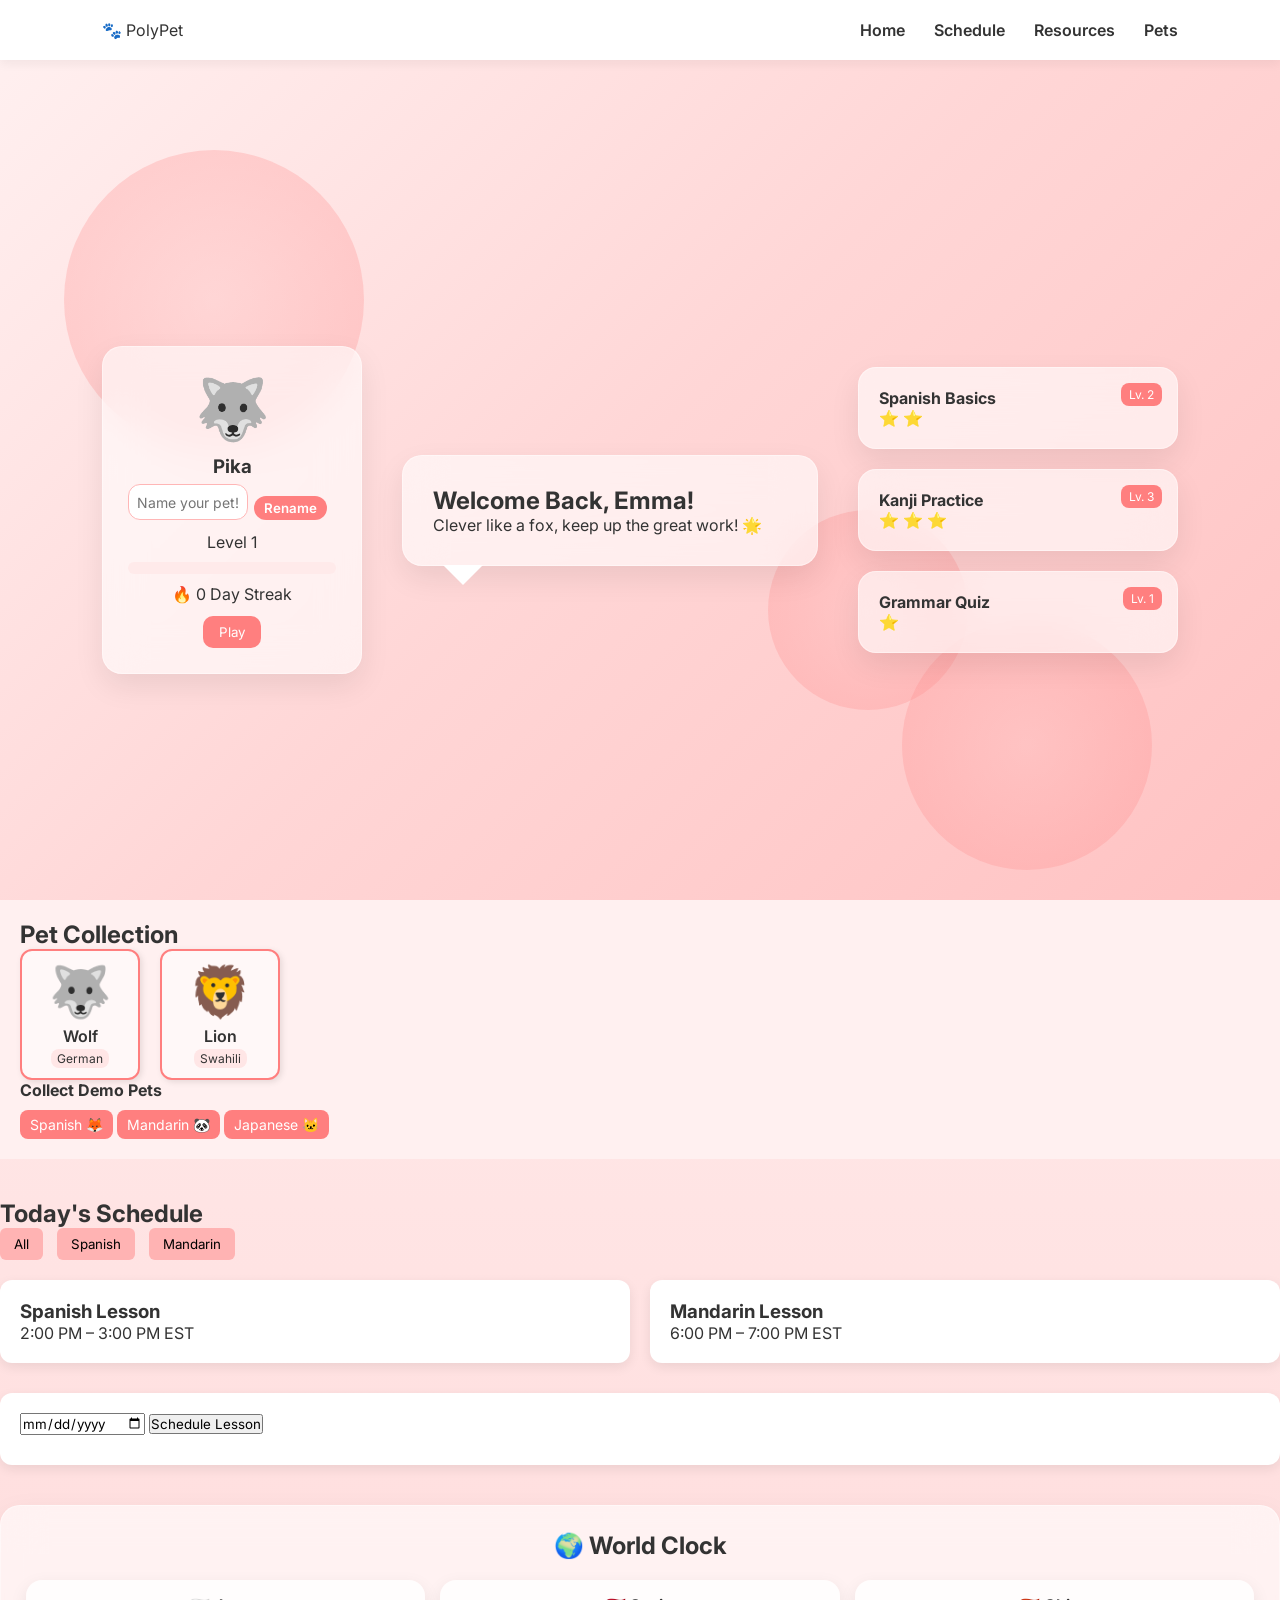
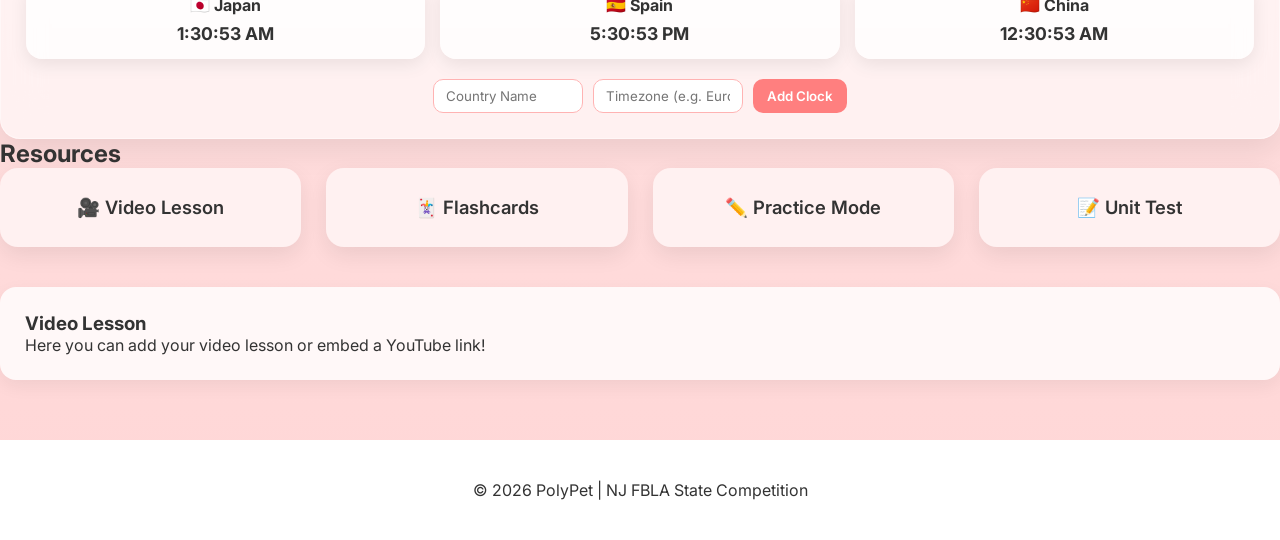
<file: index.html>
<!DOCTYPE html>
<html lang="en">
<head>
  <meta charset="UTF-8" />
  <meta name="viewport" content="width=device-width, initial-scale=1.0" />
  <title>PolyPet</title>
  <link rel="stylesheet" href="css/styles.css" />
  <link href="https://fonts.googleapis.com/css2?family=Inter:wght@400;600;700&display=swap" rel="stylesheet">
  <style>
    /* ================= PET / COLLECTION CSS ================= */
    #pet-collection-section {
      padding: 20px;
      background: #fff0f0;
      margin-bottom: 40px;
    }
    .pet-collection, .current-pet {
      display: flex;
      gap: 20px;
      flex-wrap: wrap;
      align-items: center;
    }
    .pet-card {
      border: 2px solid #ff7f7f;
      border-radius: 12px;
      padding: 10px;
      text-align: center;
      width: 120px;
      background: #fff8f8;
      box-shadow: 2px 2px 6px rgba(0,0,0,0.1);
      cursor: default;
    }
    .pet-emoji {
      font-size: 50px;
    }
    .pet-name {
      font-weight: 600;
      margin-top: 5px;
    }
    .language-badge {
      margin-top: 3px;
      font-size: 12px;
      background: #ffe6e6;
      padding: 2px 6px;
      border-radius: 8px;
      display: inline-block;
    }
    .collect-btn {
      padding: 6px 10px;
      background: #ff7f7f;
      color: white;
      border: none;
      border-radius: 8px;
      cursor: pointer;
      font-size: 14px;
      margin-top: 10px;
    }
    #confettiCanvas {
      position: fixed;
      top: 0;
      left: 0;
      pointer-events: none;
      z-index: 9999;
    }
  </style>
</head>
<body>

  <!-- NAVBAR -->
  <nav class="navbar">
    <div class="logo">🐾 PolyPet</div>
    <div class="nav-links">
      <a onclick="scrollToSection('home')">Home</a>
      <a onclick="scrollToSection('schedule')">Schedule</a>
      <a onclick="scrollToSection('resources')">Resources</a>
      <a onclick="scrollToSection('pet-collection-section')">Pets</a>
    </div>
  </nav>

  <!-- HERO -->
  <section id="home" class="hero section">
    <div class="bg-blobs"><span></span><span></span><span></span></div>
    <div class="hero-container">

      <!-- LEFT: PET CARD -->
      <div class="pet-panel">
        <div class="pet-avatar">🦊</div>
        <h3 id="pet-name-display">Pika</h3>
        <div class="pet-name-input-container">
          <input type="text" id="pet-name-input" placeholder="Name your pet!">
          <button id="pet-name-btn">Rename</button>
        </div>
        <p>Level <span id="level">1</span></p>
        <div class="xp-bar">
          <div id="xp-fill"></div>
        </div>
        <p>🔥 <span id="streak">0</span> Day Streak</p>
        <button onclick="completeLesson()">Play</button>
      </div>

      <!-- CENTER: SPEECH BUBBLE -->
      <div class="speech-bubble">
        <h2 id="dynamicGreeting">Welcome Back, Emma!</h2>
        <p>Clever like a fox, keep up the great work! 🌟</p>
      </div>

      <!-- RIGHT: FLOATING LESSON CARDS -->
      <div class="lesson-cards">
        <div class="lesson-card float">
          <h4>Spanish Basics</h4>
          <p>⭐ ⭐</p>
          <span class="lvl">Lv. 2</span>
        </div>
        <div class="lesson-card float delay1">
          <h4>Kanji Practice</h4>
          <p>⭐ ⭐ ⭐</p>
          <span class="lvl">Lv. 3</span>
        </div>
        <div class="lesson-card float delay2">
          <h4>Grammar Quiz</h4>
          <p>⭐</p>
          <span class="lvl">Lv. 1</span>
        </div>
      </div>

    </div>
  </section>

  <!-- PET COLLECTION -->
  <section id="pet-collection-section" class="section">
    <h2>Pet Collection</h2>
    <div class="current-pet"></div>
    <div class="pet-collection" id="pet-collection"></div>
    <h4>Collect Demo Pets</h4>
    <button class="collect-btn" onclick="collectPet('Spanish')">Spanish 🦊</button>
    <button class="collect-btn" onclick="collectPet('Mandarin')">Mandarin 🐼</button>
    <button class="collect-btn" onclick="collectPet('Japanese')">Japanese 🐱</button>
  </section>

  <!-- SCHEDULE -->
  <section id="schedule" class="section">
    <h2>Today's Schedule</h2>
    <div class="filter-buttons">
      <button onclick="filterSchedule('all')">All</button>
      <button onclick="filterSchedule('spanish')">Spanish</button>
      <button onclick="filterSchedule('mandarin')">Mandarin</button>
    </div>
    <div class="schedule-grid">
      <div class="event spanish">
        <h3>Spanish Lesson</h3>
        <p>2:00 PM – 3:00 PM EST</p>
      </div>
      <div class="event mandarin">
        <h3>Mandarin Lesson</h3>
        <p>6:00 PM – 7:00 PM EST</p>
      </div>
    </div>

    <!-- CALENDAR -->
    <div class="calendar-box">
      <input type="date" id="lesson-date">
      <button onclick="scheduleLesson()">Schedule Lesson</button>
      <ul id="lesson-list"></ul>
    </div>

    <!-- WORLD CLOCK -->
    <div class="world-clock">
      <h3 class="world-clock-title">🌍 World Clock</h3>
      <div id="clock-container" class="clock-container"></div>
      <div class="add-clock-box">
        <input type="text" id="new-country" placeholder="Country Name">
        <input type="text" id="new-tz" placeholder="Timezone (e.g. Europe/Berlin)">
        <button id="add-clock-btn" type="button">Add Clock</button>
      </div>
    </div>
  </section>

  <!-- RESOURCES -->
  <section id="resources" class="section">
    <h2>Resources</h2>

    <!-- RESOURCE CARDS -->
    <div class="resource-cards">
      <div class="resource-card" onclick="showResource('video')">🎥 Video Lesson</div>
      <div class="resource-card" onclick="showResource('flashcards')">🃏 Flashcards</div>
      <div class="resource-card" onclick="showResource('practice')">✏️ Practice Mode</div>
      <div class="resource-card" onclick="showResource('test')">📝 Unit Test</div>
    </div>

    <!-- RESOURCE CONTENT -->
    <div id="video" class="resource-content" style="display:none;">
      <h3>Video Lesson</h3>
      <p>Here you can add your video lesson or embed a YouTube link!</p>
    </div>
    <div id="flashcards" class="resource-content" style="display:none;">
      <h3>Flashcards</h3>
      <div id="flashcard" class="flashcard" onclick="flipCard()">Click "Load Flashcards" to start</div>
      <div class="menu-buttons">
        <button onclick="loadSpanishLevel3()">Load Flashcards</button>
        <button onclick="nextCard()">Next</button>
      </div>
    </div>
    <div id="practice" class="resource-content" style="display:none;">
      <h3>Practice Mode</h3>
      <div id="practice-box">
        <p id="practiceQuestion">Click "Start Practice" to begin.</p>
        <input id="practiceInput" type="text" placeholder="Type your answer here">
        <button onclick="checkPractice()">Check Answer</button>
        <p id="practiceResult"></p>
        <button onclick="nextPractice()" id="nextPracticeBtn" style="display:none;">Next</button>
      </div>
      <div class="menu-buttons">
        <button onclick="startPractice()">Start Practice</button>
      </div>
    </div>
    <div id="test" class="resource-content" style="display:none;">
      <h3>Unit Test</h3>
      <div id="unitTest"></div>
    </div>
  </section>

  <!-- CONFETTI CANVAS -->
  <canvas id="confettiCanvas"></canvas>

  <footer>
    © 2026 PolyPet | NJ FBLA State Competition
  </footer>

  <script src="js/script.js"></script>
</body>
</html>
</file>
<file: css/styles.css>
/* RESET & BASE */
* { margin: 0; padding: 0; box-sizing: border-box; font-family: 'Inter', sans-serif; }
body { background: linear-gradient(180deg,#fff6f6,#ffd6d6); color:#333; scroll-behavior: smooth; }

/* NAVBAR */
.navbar { display:flex; justify-content:space-between; padding:20px 8%; background:white; position:fixed; width:100%; top:0; box-shadow:0 4px 10px rgba(0,0,0,0.05); z-index:1000; }
.nav-links a { margin-left:25px; font-weight:600; cursor:pointer; }

/* HERO */
.hero { height:100vh; display:flex; align-items:center; justify-content:center; background: linear-gradient(135deg,#fff1f1,#ffd6d6,#ffc2c2); padding:120px 8% 0 8%; position:relative; overflow:hidden; }
.hero-container { display:grid; grid-template-columns:260px 1fr 320px; gap:40px; align-items:center; width:100%; position:relative; z-index:2; }

/* PET PANEL */
.pet-panel { background: rgba(255,255,255,0.6); backdrop-filter:blur(20px); border:1px solid rgba(255,255,255,0.4); padding:25px; border-radius:20px; text-align:center; box-shadow:0 12px 30px rgba(0,0,0,0.08);}
.pet-avatar { font-size:60px; margin-bottom:10px; }
.pet-panel button { margin-top:12px; padding:8px 16px; border:none; background:#ff7f7f; color:white; border-radius:10px; cursor:pointer; }

/* SPEECH BUBBLE */
.speech-bubble { background: rgba(255,255,255,0.6); backdrop-filter:blur(20px); border:1px solid rgba(255,255,255,0.4); padding:30px; border-radius:20px; position:relative; box-shadow:0 12px 30px rgba(0,0,0,0.08);}
.speech-bubble::after { content:""; position:absolute; left:40px; bottom:-20px; border-width:20px 20px 0 20px; border-style:solid; border-color:white transparent transparent transparent; }

/* LESSON CARDS */
.lesson-cards { display:flex; flex-direction:column; gap:20px; }
.lesson-card { background: rgba(255,255,255,0.6); backdrop-filter:blur(20px); border:1px solid rgba(255,255,255,0.4); padding:20px; border-radius:18px; box-shadow:0 12px 30px rgba(0,0,0,0.08); position:relative; transition: transform 0.3s ease, box-shadow 0.3s ease; }
.lesson-card .lvl { position:absolute; top:15px; right:15px; background:#ff7f7f; color:white; padding:4px 8px; border-radius:8px; font-size:12px; }
.lesson-card:hover { transform:translateY(-8px) scale(1.02); box-shadow:0 20px 40px rgba(0,0,0,0.15); }

/* FLOATING ANIMATION */
@keyframes float { 0%{transform:translateY(0);} 50%{transform:translateY(-8px);} 100%{transform:translateY(0);} }
.float { animation:float 4s ease-in-out infinite; }
.delay1 { animation-delay:1s; }
.delay2 { animation-delay:2s; }

/* SCHEDULE GRID */
.schedule-grid { display:grid; grid-template-columns:repeat(auto-fit,minmax(250px,1fr)); gap:20px; margin-top:20px; }
.event { background:white; padding:20px; border-radius:12px; box-shadow:0 4px 12px rgba(0,0,0,0.08); transition:0.3s; }
.event:hover { transform:translateY(-5px); }

/* FILTER BUTTONS */
.filter-buttons button { margin-right:10px; padding:8px 14px; border:none; border-radius:6px; background:#ffb3b3; cursor:pointer; }

/* CALENDAR */
.calendar-box { margin-top:30px; background:white; padding:20px; border-radius:12px; box-shadow:0 4px 12px rgba(0,0,0,0.08);}
#lesson-list { margin-top:10px; list-style:none; }

/* RESOURCES */
.resources-grid { display:grid; grid-template-columns:repeat(auto-fit,minmax(220px,1fr)); gap:20px; margin-top:20px;}
.resource-card { background:white; padding:30px; text-align:center; border-radius:12px; font-weight:600; box-shadow:0 4px 12px rgba(0,0,0,0.08); cursor:pointer; transition:0.3s;}
.resource-card:hover { transform:translateY(-5px); background:#ffe5e5; }

/* RESOURCE CONTENT */
.resource-content { display:none; background:#fff8f8; padding:20px; border-radius:12px; box-shadow:0 6px 20px rgba(0,0,0,0.08); margin-bottom:30px; }

/* SECTIONS FADE-IN */
.section { 
  opacity:1; 
  transform:translateY(0); 
  transition:all 0.6s ease; 
}
.section.visible { opacity:1; transform:translateY(0); }

/* FOOTER */
footer { padding:40px; text-align:center; background:white; margin-top:60px; }

/* PET DASHBOARD XP BAR */
.xp-bar { width:100%; height:12px; background:#ffeaea; border-radius:10px; margin:10px 0; overflow:hidden; }
#xp-fill { height:100%; width:0%; background:linear-gradient(90deg,#ff7f7f,#ffb3b3); transition:width 0.5s ease; }

/* BACKGROUND BLOBS */
.bg-blobs { position:absolute; width:100%; height:100%; overflow:hidden; z-index:0; }
.bg-blobs span { position:absolute; border-radius:50%; background:radial-gradient(circle,#ffb3b3,#ff7f7f); opacity:0.3; animation:blobMove 18s infinite ease-in-out alternate; }
.bg-blobs span:nth-child(1){ width:300px;height:300px;top:10%;left:5%; }
.bg-blobs span:nth-child(2){ width:250px;height:250px;bottom:10%;right:10%; animation-delay:3s; }
.bg-blobs span:nth-child(3){ width:200px;height:200px;top:50%;left:60%; animation-delay:6s; }
@keyframes blobMove { 0%{transform:translate(0,0) scale(1);} 100%{transform:translate(40px,-40px) scale(1.2);} }

/* CONFETTI CANVAS */
#confettiCanvas { position:fixed; pointer-events:none; top:0; left:0; width:100%; height:100%; }

/* MOBILE RESPONSIVE */
@media(max-width:900px){ .hero-container{ grid-template-columns:1fr; text-align:center;} .speech-bubble::after{ left:50%; transform:translateX(-50%); } }

/* WORLD CLOCK */
.world-clock { margin-top: 40px; text-align: center; background: rgba(255, 255, 255, 0.6); backdrop-filter: blur(20px); border: 1px solid rgba(255, 255, 255, 0.4); border-radius: 20px; padding: 25px; box-shadow: 0 12px 30px rgba(0,0,0,0.08); }
.world-clock-title { font-size: 1.5rem; font-weight: 700; margin-bottom: 20px; text-align: center; }
.clock-container { display: grid; grid-template-columns: repeat(auto-fit, minmax(160px, 1fr)); gap: 15px; margin-bottom: 20px; }
.clock-box { background: rgba(255,255,255,0.8); border-radius: 16px; text-align: center; padding: 15px; font-weight: 600; box-shadow: 0 6px 18px rgba(0,0,0,0.08); transition: transform 0.3s ease, box-shadow 0.3s ease; }
.clock-box:hover { transform: translateY(-5px) scale(1.02); box-shadow: 0 12px 30px rgba(0,0,0,0.15); }
.clock-box h4 { margin-bottom: 8px; font-size: 1rem; }
.clock-box p { font-size: 1.1rem; font-weight: 700; }
.add-clock-box { display: flex; flex-wrap: wrap; gap: 10px; justify-content: center; margin-top: 10px; }
.add-clock-box input { padding: 8px 12px; border-radius: 10px; border: 1px solid #ffb3b3; outline: none; width: 150px; }
.add-clock-box button { padding: 8px 14px; border: none; border-radius: 10px; background: #ff7f7f; color: white; font-weight: 600; cursor: pointer; transition: 0.3s; }
.add-clock-box button:hover { background: #ff5a5a; }

/* LEARNING SECTION */
.language-panel { margin-bottom:20px; text-align:center; }
.learning-box { background:white; padding:20px; border-radius:16px; margin-top:20px; box-shadow:0 6px 18px rgba(0,0,0,0.08); }
#flashcard { background:#fff1f1; padding:40px; margin:15px 0; border-radius:14px; font-weight:600; cursor:pointer; text-align:center; transition:0.3s; }
#flashcard:hover { transform: translateY(-4px) scale(1.02); box-shadow: 0 10px 25px rgba(0,0,0,0.1); }

/* PRACTICE BOX */
.practice-box { background:#fff5f5; padding:25px; border-radius:14px; box-shadow:0 6px 18px rgba(0,0,0,0.08); margin:20px 0; text-align:center; }
.practice-box input { width:60%; max-width:300px; padding:10px; border-radius:10px; border:1px solid #ffb3b3; margin-bottom:10px; }
.practice-box button { padding:8px 16px; border:none; background:#ff7f7f; color:white; border-radius:10px; cursor:pointer; transition:0.3s; }
.practice-box button:hover { background:#ff4f4f; }
.practice-box #practiceResult { margin-top:10px; font-weight:600; }

/* ================= UNIT TEST ================= */
#unitTest {
  max-width: 800px;
  margin: 40px auto;
  padding: 30px;
  background: rgba(255, 255, 255, 0.9);
  border-radius: 20px;
  box-shadow: 0 10px 25px rgba(0,0,0,0.08);
  overflow-y: auto;
  max-height: 80vh;
}

.question-box {
  background: #fff5f5;
  padding: 20px;
  border-radius: 16px;
  margin-bottom: 20px;
  box-shadow: 0 6px 18px rgba(0,0,0,0.05);
}

.question-box p {
  font-weight: 600;
  margin-bottom: 10px;
}

.question-box input[type="text"] {
  width: 70%;
  padding: 8px 12px;
  border: 1px solid #ffb3b3;
  border-radius: 10px;
  outline: none;
  transition: 0.3s;
}

.question-box input[type="text"]:focus {
  border-color: #ff7f7f;
  box-shadow: 0 0 8px rgba(255,127,127,0.3);
}

.question-box input[type="radio"] {
  margin-right: 8px;
  cursor: pointer;
}

#unitTest button {
  display: block;
  margin: 20px auto 0;
  padding: 12px 25px;
  background: #ff7f7f;
  color: white;
  font-weight: 600;
  border: none;
  border-radius: 12px;
  cursor: pointer;
  transition: 0.3s;
}

#unitTest button:hover {
  background: #ff5a5a;
}

/* ================= RESOURCE REFINEMENT ================= */
.resource-cards {
  display: flex;
  flex-wrap: wrap;
  gap: 25px;
  margin-bottom: 40px;
  justify-content: center;
}

.resource-card {
  flex: 1 1 220px;
  background: #fff1f1;
  padding: 28px;
  border-radius: 18px;
  box-shadow: 0 8px 22px rgba(0,0,0,0.08);
  text-align: center;
  font-weight: 600;
  font-size: 1.15rem;
  cursor: pointer;
  transition: transform 0.3s, box-shadow 0.3s, background 0.3s;
}

.resource-card:hover {
  transform: translateY(-6px) scale(1.02);
  box-shadow: 0 14px 30px rgba(0,0,0,0.12);
  background: #ffe5e5;
}

.resource-content {
  background: #fff8f8;
  padding: 25px;
  border-radius: 16px;
  box-shadow: 0 6px 18px rgba(0,0,0,0.06);
  margin-bottom: 40px;
}

/* MOBILE RESPONSIVE */
@media(max-width:900px){
  #unitTest {
    padding: 20px;
    max-height: 70vh;
  }
  .resource-cards {
    gap: 20px;
  }
  .resource-card {
    flex: 1 1 100%;
  }
  .question-box input[type="text"] {
    width: 100%;
  }
}
/* ================= CUTE PET NAME TAG ================= */
#current-pet-name {
  border: none;
  border-radius: 20px;
  padding: 6px 12px;
  background: linear-gradient(135deg, #ffd1dc, #ffe6e6);
  font-weight: 600;
  font-size: 18px;
  text-align: center;
  box-shadow: 2px 2px 6px rgba(0,0,0,0.1);
  cursor: text;
  width: fit-content;
  max-width: 120px;
}
#current-pet-name:focus {
  outline: none;
  box-shadow: 0 0 6px #ff7f7f;
}
.pet-name-input-container {
  display: flex;
  gap: 6px;
  margin: 6px 0 12px;
}

#pet-name-input {
  padding: 4px 8px;
  border-radius: 12px;
  border: 1px solid #ffb6b6;
  font-size: 14px;
  width: 120px;
}

#pet-name-btn {
  padding: 4px 10px;
  border-radius: 12px;
  background: #ff7f7f;
  color: white;
  border: none;
  cursor: pointer;
  font-weight: 600;
}

#pet-name-btn:hover {
  background: #ff4f4f;
}
</file>
